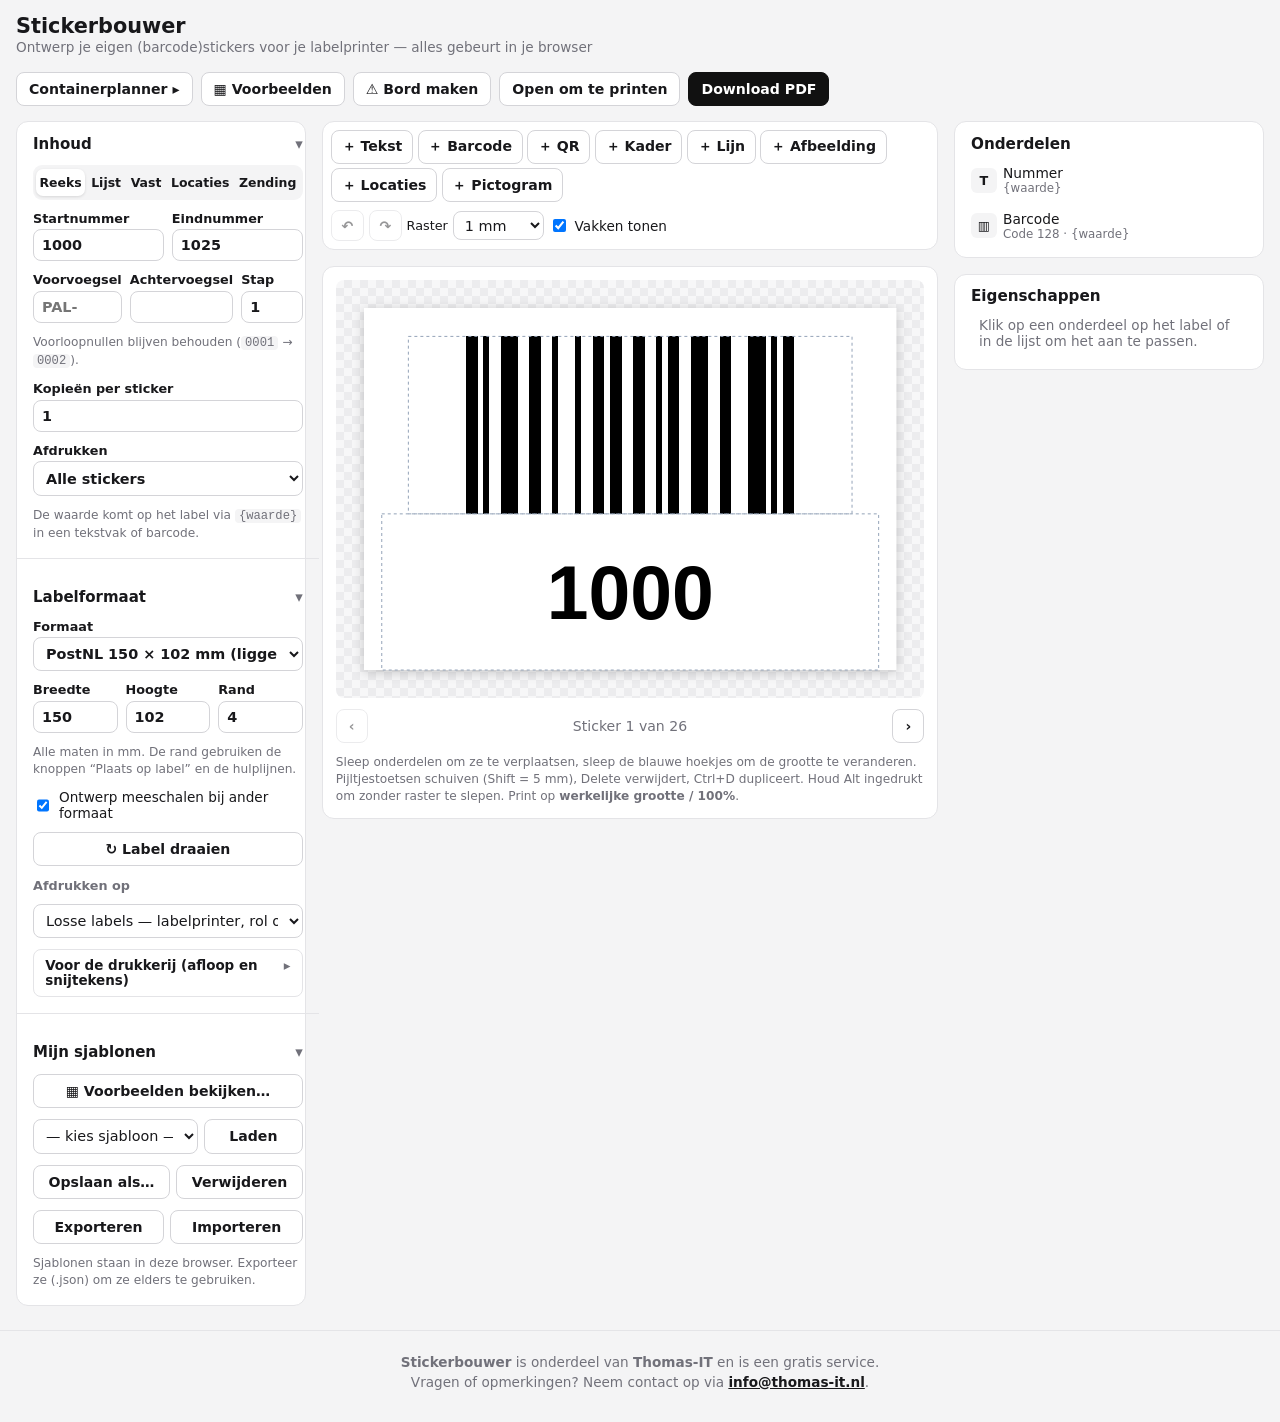
<file: public/index.html>
<!doctype html>
<html lang="nl">
<head>
  <meta charset="utf-8">
  <meta name="viewport" content="width=device-width, initial-scale=1">
  <title>Stickerbouwer</title>
  <link rel="stylesheet" href="style.css">
</head>
<body>
<header class="kop">
  <div class="titel">
    <h1>Stickerbouwer</h1>
    <span>Ontwerp je eigen (barcode)stickers voor je labelprinter — alles gebeurt in je browser</span>
  </div>
  <div class="kop-acties">
    <a class="knop" href="laadplanner.html" title="Pallets in een container of trailer plannen">Containerplanner ▸</a>
    <button type="button" id="open-galerij" title="Kies een kant-en-klaar ontwerp">▦ Voorbeelden</button>
    <button type="button" id="open-bord" title="Maak een A4-bord met pictogram en tekst">⚠ Bord maken</button>
    <button type="button" id="print">Open om te printen</button>
    <button type="button" class="primair" id="download">Download PDF</button>
  </div>
</header>

<div class="app">
  <!-- Links: inhoud, label, sjablonen -->
  <aside class="kolom links kaart" id="instellingen">
    <details open>
      <summary>Inhoud</summary>
      <div class="sectie">
        <div class="seg modus" role="radiogroup">
          <input type="radio" name="modus" id="m-reeks" value="reeks" data-k="modus"><label for="m-reeks">Reeks</label>
          <input type="radio" name="modus" id="m-lijst" value="lijst" data-k="modus"><label for="m-lijst">Lijst</label>
          <input type="radio" name="modus" id="m-vast" value="vast" data-k="modus"><label for="m-vast">Vast</label>
          <input type="radio" name="modus" id="m-locaties" value="locaties" data-k="modus"><label for="m-locaties">Locaties</label>
          <input type="radio" name="modus" id="m-zending" value="zending" data-k="modus"><label for="m-zending" title="Pallet- en collistickers: 1/10, 2/10 …">Zending</label>
        </div>
        <div data-modus="reeks" class="sectie plat">
          <div class="rij">
            <label>Startnummer <input data-k="start" inputmode="numeric"></label>
            <label>Eindnummer <input data-k="eind" inputmode="numeric"></label>
          </div>
          <div class="rij3">
            <label>Voorvoegsel <input data-k="prefix" placeholder="PAL-"></label>
            <label>Achtervoegsel <input data-k="suffix"></label>
            <label>Stap <input data-k="stap" type="number" min="1"></label>
          </div>
          <p class="hint">Voorloopnullen blijven behouden (<code>0001</code> → <code>0002</code>).</p>
        </div>
        <div data-modus="lijst" class="sectie plat">
          <label>Eén sticker per regel <textarea data-k="lijst" rows="6" placeholder="ART-1001&#10;ART-1002&#10;&#10;of met kolommen:&#10;Code;Omschrijving&#10;e;Stoppen / terug"></textarea></label>
          <label class="check"><input type="checkbox" data-k="lijstKop"> Eerste regel bevat kolomnamen</label>
          <p class="hint">Meerdere kolommen? Scheid ze met <code>;</code> of plak direct uit Excel. Gebruik ze in tekst en barcodes als <code>{1}</code>, <code>{2}</code> … of met kolomnamen als <code>{Naam}</code>, <code>{Wachtwoord}</code>.</p>
        </div>
        <div data-modus="vast" class="sectie plat">
          <label>Waarde (optioneel) <input data-k="vasteWaarde" placeholder="bijv. een vaste barcode"></label>
          <p class="hint">Eén ontwerp, zo vaak als je wilt — ook zonder barcode.</p>
        </div>
        <div data-modus="zending" class="sectie plat" id="zending-paneel">
          <label>Ordernummer <input data-k="colliOrder" placeholder="bijv. 2026-001234" autocomplete="off"></label>
          <label>Plaats / bestemming (optioneel) <input data-k="colliBestemming" placeholder="bijv. Rotterdam" autocomplete="off"></label>
          <div class="rij">
            <label>Aantal <input data-k="colliAantal" type="number" min="1" max="5000" inputmode="numeric"></label>
            <label>Soort <select data-k="colliSoort" id="colli-soort"></select></label>
          </div>
          <label id="colli-eigen">Eigen soort <input data-k="colliSoortEigen" placeholder="bijv. GITTERBOX"></label>
          <p class="hint" id="colli-uitleg"></p>
          <p class="hint">Per pallet of doos één sticker met het ordernummer en het palletnummer (1/10, 2/10 …); de plaats alleen als je die invult.
            Twee stickers per pallet? Zet Kopieën per sticker op 2.</p>
          <button type="button" id="zending-ontwerp" hidden>Palletsticker-ontwerp gebruiken</button>
        </div>
        <div data-modus="locaties" class="sectie plat" id="loc-paneel">
          <span class="sublabel">Opbouw van de locatiecode</span>
          <div class="segkop"><span>Segment</span><span>Van</span><span>T/m</span><span></span></div>
          <div id="segmenten" class="segmenten"></div>
          <button type="button" id="seg-plus">＋ Segment</button>
          <p class="hint">Cijfers (<code>01</code> t/m <code>12</code>, ook aflopend <code>04</code> t/m <code>00</code>), letters (<code>AA</code> t/m <code>AD</code>) of een lijst met komma's (<code>A,B,D</code>).</p>
          <label>Op één sticker <select id="loc-groep"></select></label>
          <label>Scheiding in de leesbare tekst <select id="loc-sch"></select></label>
          <label>Opbouw van de barcode <input id="loc-bcsjabloon" class="mono" spellcheck="false" autocomplete="off" placeholder="leeg = alles aan elkaar"></label>
          <div class="chips" id="loc-bc-chips"></div>
          <p class="hint" id="loc-bc-voorbeeld"></p>
          <label>Kleur en pijlen per <select id="loc-kleurseg"></select></label>
          <div id="loc-kleuren" class="kleuren"></div>
          <p class="hint" id="loc-samenvatting"></p>
          <button type="button" id="loc-ontwerp" hidden>Locatie-ontwerp toevoegen</button>
        </div>
        <label>Kopieën per sticker <input data-k="kopieen" type="number" min="1"></label>
        <div class="rij" id="afdruk-rij">
          <label>Afdrukken <select data-k="afdrukken">
            <option value="alle">Alle stickers</option><option value="eerste">Alleen de eerste</option><option value="nummers">Bepaalde nummers…</option>
          </select></label>
          <label id="afdruk-nrs">Nummer(s) <input data-k="afdrukNummers" placeholder="bijv. 1 of 3-5, 8" autocomplete="off"></label>
        </div>
        <p class="hint">De waarde komt op het label via <code>{waarde}</code> in een tekstvak of barcode.</p>
      </div>
    </details>

    <details open>
      <summary>Labelformaat</summary>
      <div class="sectie">
        <label>Formaat <select id="formaat"></select></label>
        <div class="rij3">
          <label>Breedte <input data-k="breedte" type="number" min="10" step="0.1"></label>
          <label>Hoogte <input data-k="hoogte" type="number" min="10" step="0.1"></label>
          <label title="Afstand tot de rand bij de uitlijnknoppen">Rand <input data-k="marge" type="number" min="0" step="0.5"></label>
        </div>
        <p class="hint">Alle maten in mm. De rand gebruiken de knoppen “Plaats op label” en de hulplijnen.</p>
        <label class="check"><input type="checkbox" id="meeschalen" checked> Ontwerp meeschalen bij ander formaat</label>
        <button type="button" id="draai">↻ Label draaien</button>

        <span class="sublabel">Afdrukken op</span>
        <select id="vel" aria-label="Afdrukken op"></select>
        <div id="vel-opties" class="sectie plat" hidden>
          <div id="vel-eigen" class="sectie plat">
            <label>Vel <select data-k="velPagina">
              <option value="a4">A4 staand</option><option value="a4l">A4 liggend</option>
              <option value="a5">A5 staand</option><option value="a5l">A5 liggend</option>
              <option value="a6">A6 staand</option><option value="a6l">A6 liggend</option>
              <option value="letter">US Letter</option><option value="eigen">Eigen maat…</option>
            </select></label>
            <div class="rij" id="vel-maat">
              <label>Velbreedte (mm) <input data-k="velPB" type="number" min="10" step="0.5"></label>
              <label>Velhoogte (mm) <input data-k="velPH" type="number" min="10" step="0.5"></label>
            </div>
            <div class="rij4">
              <label>Kolommen <input data-k="velKol" type="number" min="1" max="20"></label>
              <label>Rijen <input data-k="velRij" type="number" min="1" max="40"></label>
              <label>Ruimte ↔ <input data-k="velGx" type="number" min="0" step="0.1"></label>
              <label>Ruimte ↕ <input data-k="velGy" type="number" min="0" step="0.1"></label>
            </div>
            <label>Titel boven elk vel <input data-k="velTitel" placeholder="bijv. Gebruikers RF-scanners (leeg = geen titel)"></label>
            <span class="sublabel">Logo bovenaan elk vel</span>
            <div class="vel-logo">
              <img id="vel-logo-voorbeeld" alt="Logo" hidden>
              <button type="button" id="vel-logo-knop">＋ Logo toevoegen…</button>
              <button type="button" id="vel-logo-weg" class="gevaar" hidden>Weghalen</button>
            </div>
            <div class="rij" id="vel-logo-opties" hidden>
              <label>Plaats <select data-k="velLogoPlek"><option value="rechts">Rechtsboven</option><option value="links">Linksboven, titel ernaast</option></select></label>
              <label>Hoogte (mm) <input data-k="velLogoHoogte" type="number" min="4" max="40" step="1"></label>
            </div>
            <label class="check"><input type="checkbox" data-k="velUitvullen"> Onvolledige laatste rij uitvullen over de hele breedte</label>
            <label class="check"><input type="checkbox" data-k="velCentreren"> Inhoud in elk vak centreren (in de PDF)</label>
          </div>
          <div class="rij" id="vel-start-rij">
            <label>Begin bij etiket <input data-k="velStart" type="number" min="1"></label>
            <label class="check" style="align-self:end"><input type="checkbox" data-k="velKaders"> Randen tonen</label>
          </div>
          <p class="hint" id="vel-info"></p>
        </div>

        <details id="drukkerij" class="sub">
          <summary>Voor de drukkerij (afloop en snijtekens)</summary>
          <div class="sectie plat">
          <div class="rij">
            <label>Afloop
              <select data-k="afloop"><option value="0">geen</option><option value="2">2 mm</option><option value="3">3 mm</option><option value="5">5 mm</option></select>
            </label>
            <label class="check" style="align-self:end"><input type="checkbox" data-k="snijtekens"> Snijtekens</label>
          </div>
          <p class="hint">Met afloop lopen gekleurde vlakken die tegen de rand liggen door buiten het label, zodat er na het snijden geen witte randjes zijn. Voor een labelprinter: laat dit op “geen”.</p>
          </div>
        </details>
      </div>
    </details>

    <details open>
      <summary>Mijn sjablonen</summary>
      <div class="sectie">
        <button type="button" id="open-galerij2">▦ Voorbeelden bekijken…</button>
        <div class="knoprij">
          <select id="sjabloon"><option value="">— kies sjabloon —</option></select>
          <button type="button" id="sj-laad">Laden</button>
        </div>
        <div class="knoprij">
          <button type="button" id="sj-opslaan">Opslaan als…</button>
          <button type="button" id="sj-weg">Verwijderen</button>
        </div>
        <div class="knoprij">
          <button type="button" id="sj-export">Exporteren</button>
          <button type="button" id="sj-import">Importeren</button>
          <input type="file" id="sj-bestand" accept="application/json,.json" hidden>
        </div>
        <p class="hint">Sjablonen staan in deze browser. Exporteer ze (.json) om ze elders te gebruiken.</p>
      </div>
    </details>
  </aside>

  <!-- Midden: werkvlak -->
  <main class="kolom midden">
    <div class="werkbalk kaart">
      <div class="groep">
        <button type="button" data-nieuw="tekst" title="Tekstvak toevoegen">＋ Tekst</button>
        <button type="button" data-nieuw="barcode" title="Barcode toevoegen">＋ Barcode</button>
        <button type="button" data-nieuw="qr" title="QR-code toevoegen">＋ QR</button>
        <button type="button" data-nieuw="kader" title="Kader toevoegen">＋ Kader</button>
        <button type="button" data-nieuw="lijn" title="Lijn toevoegen">＋ Lijn</button>
        <button type="button" data-nieuw="afbeelding" title="Logo of afbeelding toevoegen">＋ Afbeelding</button>
        <button type="button" data-nieuw="locaties" title="Locatievak voor magazijnlocaties toevoegen">＋ Locaties</button>
        <button type="button" data-nieuw="symbool" title="Waarschuwings-, verbods- of gebodsteken, nood- of verzendsymbool of pijl">＋ Pictogram</button>
        <input type="file" id="afb-bestand" accept="image/*" hidden>
      </div>
      <div class="groep">
        <button type="button" id="ongedaan" title="Ongedaan maken (Ctrl+Z)">↶</button>
        <button type="button" id="opnieuw" title="Opnieuw (Ctrl+Y)">↷</button>
        <label class="inline">Raster
          <select id="raster">
            <option value="0">uit</option><option value="0.5">0,5 mm</option><option value="1">1 mm</option>
            <option value="2">2 mm</option><option value="5">5 mm</option>
          </select>
        </label>
        <label class="check inline"><input type="checkbox" id="kaders" checked> Vakken tonen</label>
      </div>
    </div>

    <div class="werkvlak kaart">
      <div class="papier"><svg id="canvas" xmlns="http://www.w3.org/2000/svg" role="img" aria-label="Ontwerp van de sticker"></svg></div>
      <div class="nav">
        <button type="button" id="vorige" aria-label="Vorige sticker">‹</button>
        <span id="teller">–</span>
        <button type="button" id="volgende" aria-label="Volgende sticker">›</button>
      </div>
      <div id="meldingen"></div>
      <p class="hint">Sleep onderdelen om ze te verplaatsen, sleep de blauwe hoekjes om de grootte te veranderen.
        Pijltjestoetsen schuiven (Shift = 5 mm), Delete verwijdert, Ctrl+D dupliceert. Houd Alt ingedrukt om zonder raster te slepen.
        Print op <b>werkelijke grootte / 100%</b>.</p>
    </div>
  </main>

  <!-- Rechts: onderdelen en eigenschappen -->
  <aside class="kolom rechts">
    <section class="kaart">
      <h2>Onderdelen</h2>
      <ul class="lagen" id="lagen"></ul>
    </section>
    <section class="kaart">
      <h2 id="eig-titel">Eigenschappen</h2>
      <div id="eigenschappen" class="sectie"></div>
    </section>
  </aside>
</div>

<!-- Voorbeelden -->
<dialog id="galerij" class="venster" aria-labelledby="galerij-titel">
  <div class="venster-kop">
    <h2 id="galerij-titel">Kies een voorbeeld</h2>
    <button type="button" class="sluit" data-sluit aria-label="Sluiten">✕</button>
  </div>
  <div class="seg tabs" id="galerij-tabs"></div>
  <div class="venster-body" id="galerij-inhoud"></div>
</dialog>

<!-- Bord maken -->
<dialog id="bord" class="venster" aria-labelledby="bord-titel">
  <div class="venster-kop">
    <h2 id="bord-titel">Bord maken</h2>
    <button type="button" class="sluit" data-sluit aria-label="Sluiten">✕</button>
  </div>
  <div class="venster-body bord-raster">
    <div class="bord-links">
      <div class="bord-voorbeeld"><svg id="bord-svg" xmlns="http://www.w3.org/2000/svg" role="img" aria-label="Voorbeeld van het bord"></svg></div>
      <div class="rij">
        <label>Formaat <select id="bord-formaat"></select></label>
        <label>Kleuren
          <span class="seg" id="bord-kleur">
            <button type="button" data-kleurstijl="kleur">Kleur</button><button type="button" data-kleurstijl="zw">Zwart-wit</button>
          </span>
        </label>
      </div>
    </div>
    <div class="bord-rechts">
      <span class="sublabel">Pictogram: <b id="bord-picto-naam"></b></span>
      <div class="picto-kiezer" id="bord-picto"></div>
      <label>Kop <input id="bord-kop" data-bord="kop"></label>
      <div class="rij">
        <label>Nederlands <input data-bord="nl1" placeholder="Titel"></label>
        <label>Uitleg <input data-bord="nl2" placeholder="(optioneel)"></label>
      </div>
      <div class="rij">
        <label>Engels <input data-bord="en1" placeholder="Titel (leeg = alleen Nederlands)"></label>
        <label>Uitleg <input data-bord="en2" placeholder="(optioneel)"></label>
      </div>
      <label>Onderregel <input data-bord="onder" placeholder="(optioneel)"></label>
      <p class="hint">De teksten vullen zich in bij het pictogram; pas ze gerust aan. Na het maken kun je alles nog verplaatsen en wijzigen op het werkvlak.</p>
      <div class="knoprij">
        <button type="button" id="bord-reset">Standaardteksten</button>
        <button type="button" class="primair" id="bord-maak">Bord maken</button>
      </div>
    </div>
  </div>
</dialog>

<footer class="voet">
  <p><strong>Stickerbouwer</strong> is onderdeel van <strong>Thomas-IT</strong> en is een gratis service.</p>
  <p>Vragen of opmerkingen? Neem contact op via <a href="mailto:info@thomas-it.nl">info@thomas-it.nl</a>.</p>
</footer>

<script src="vendor/jspdf.umd.min.js"></script>
<script src="vendor/JsBarcode.all.min.js"></script>
<script src="vendor/qrcode.js"></script>
<script src="pictogrammen.js"></script>
<script src="labels.js"></script>
<script src="editor.js"></script>
</body>
</html>
</file>
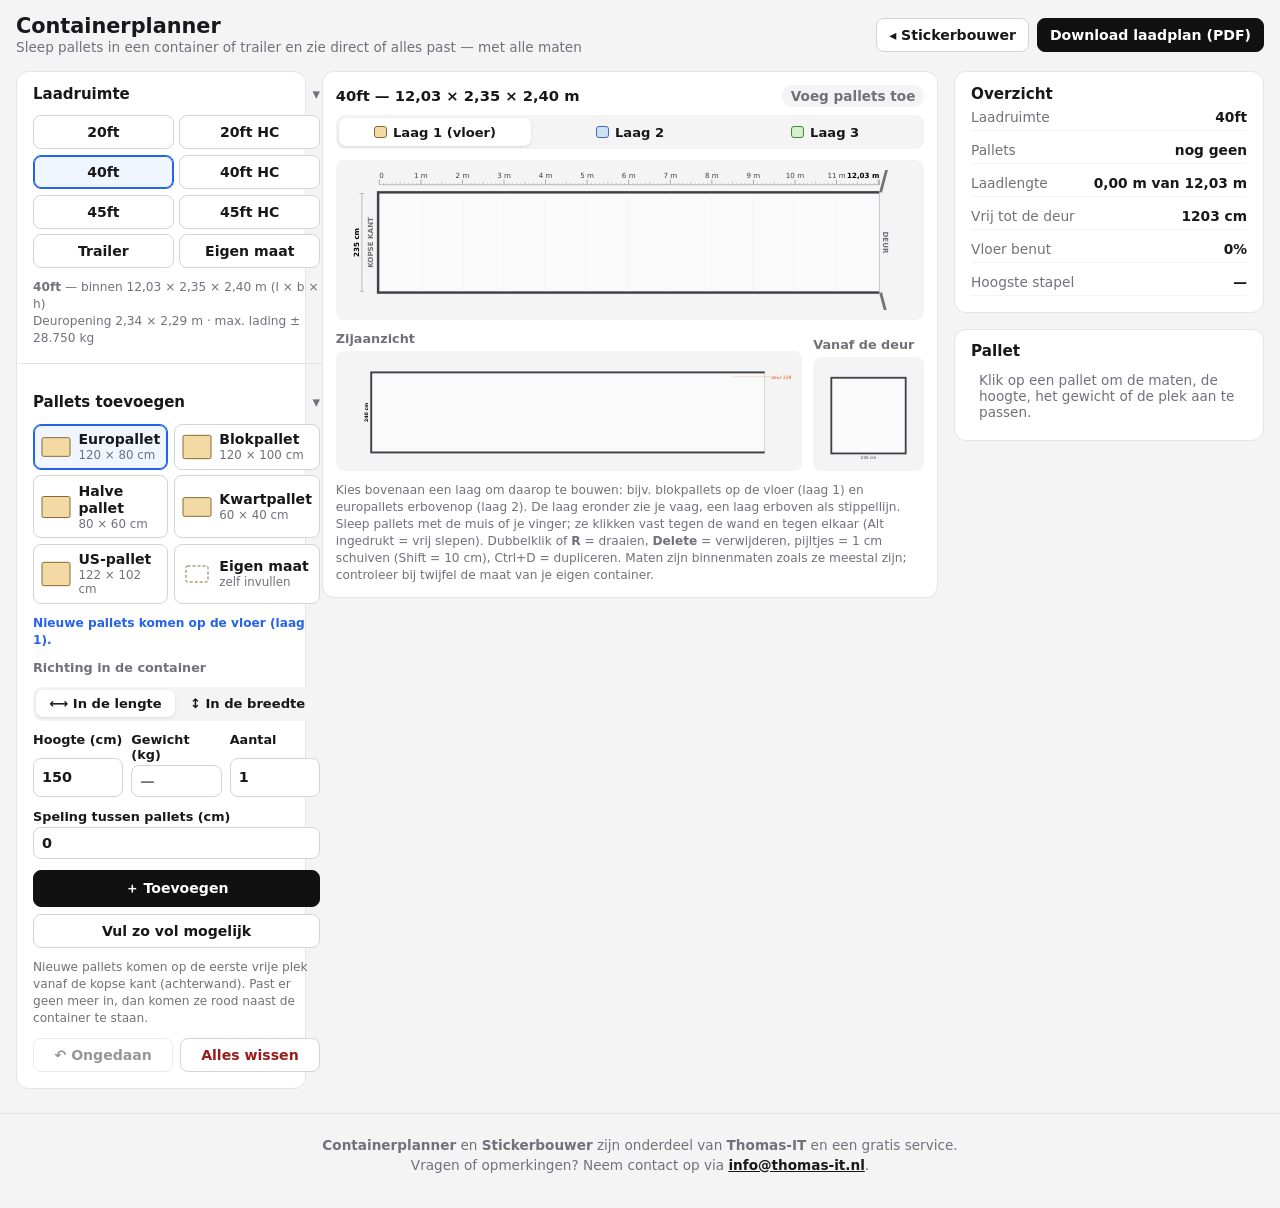
<file: public/laadplanner.html>
<!doctype html>
<html lang="nl">
<head>
  <meta charset="utf-8">
  <meta name="viewport" content="width=device-width, initial-scale=1">
  <title>Containerplanner</title>
  <link rel="stylesheet" href="style.css">
</head>
<body>
<header class="kop">
  <div class="titel">
    <h1>Containerplanner</h1>
    <span>Sleep pallets in een container of trailer en zie direct of alles past — met alle maten</span>
  </div>
  <div class="kop-acties">
    <a class="knop" href="./">◂ Stickerbouwer</a>
    <button type="button" class="primair" id="pdf">Download laadplan (PDF)</button>
  </div>
</header>

<div class="app">
  <!-- Links: laadruimte en pallets toevoegen -->
  <aside class="kolom links kaart">
    <details open>
      <summary>Laadruimte</summary>
      <div class="sectie">
        <div class="ruimtes" id="ruimtes"></div>
        <div id="eigen-ruimte" class="sectie plat" hidden>
          <div class="rij3">
            <label>Lengte (cm) <input data-eigen="l" type="number" min="100" step="1"></label>
            <label>Breedte (cm) <input data-eigen="b" type="number" min="50" step="1"></label>
            <label>Hoogte (cm) <input data-eigen="h" type="number" min="50" step="1"></label>
          </div>
          <div class="rij">
            <label>Deurhoogte (cm) <input data-eigen="deurH" type="number" min="50" step="1"></label>
            <label>Max. lading (kg) <input data-eigen="kg" type="number" min="0" step="100"></label>
          </div>
        </div>
        <p class="hint" id="ruimte-info"></p>
      </div>
    </details>

    <details open>
      <summary>Pallets toevoegen</summary>
      <div class="sectie">
        <div class="paltypes" id="paltypes"></div>
        <div id="eigen-pallet" class="rij" hidden>
          <label>Lengte (cm) <input id="n-l" type="number" min="10" step="1"></label>
          <label>Breedte (cm) <input id="n-b" type="number" min="10" step="1"></label>
        </div>
        <p class="hint laag-info" id="laag-info"></p>
        <span class="sublabel">Richting in de container</span>
        <div class="seg" id="richting">
          <button type="button" data-richting="lengte">⟷ In de lengte</button>
          <button type="button" data-richting="breedte">↕ In de breedte</button>
        </div>
        <div class="rij3">
          <label>Hoogte (cm) <input id="n-h" type="number" min="1" step="1"></label>
          <label>Gewicht (kg) <input id="n-kg" type="number" min="0" step="1" placeholder="—"></label>
          <label>Aantal <input id="n-aantal" type="number" min="1" max="200" step="1"></label>
        </div>
        <label>Speling tussen pallets (cm) <input id="n-speling" type="number" min="0" max="50" step="0.5" placeholder="0"></label>
        <div class="knoprij">
          <button type="button" class="primair" id="toevoegen">＋ Toevoegen</button>
          <button type="button" id="vullen" title="Zoveel mogelijk van deze pallet in de vrije ruimte zetten">Vul zo vol mogelijk</button>
        </div>
        <p class="hint">Nieuwe pallets komen op de eerste vrije plek vanaf de kopse kant (achterwand). Past er geen meer in, dan komen ze rood naast de container te staan.</p>
        <div class="knoprij">
          <button type="button" id="ongedaan" title="Ongedaan maken (Ctrl+Z)">↶ Ongedaan</button>
          <button type="button" id="wissen" class="gevaar">Alles wissen</button>
        </div>
      </div>
    </details>
  </aside>

  <!-- Midden: plattegrond en zijaanzicht -->
  <main class="kolom midden">
    <div class="werkvlak kaart">
      <div class="plan-kop"><b id="plan-titel"></b><span id="plan-status" class="status"></span></div>
      <div class="seg lagen-tabs" id="lagen" role="tablist" aria-label="Laag"></div>
      <div class="plan-vlak"><svg id="boven" xmlns="http://www.w3.org/2000/svg" role="img" aria-label="Bovenaanzicht van de laadruimte"></svg></div>
      <div class="aanzichten">
        <div><span class="sublabel">Zijaanzicht</span>
          <div class="plan-vlak zij"><svg id="zij" xmlns="http://www.w3.org/2000/svg" role="img" aria-label="Zijaanzicht van de laadruimte"></svg></div></div>
        <div><span class="sublabel">Vanaf de deur</span>
          <div class="plan-vlak zij"><svg id="voor" xmlns="http://www.w3.org/2000/svg" role="img" aria-label="Vooraanzicht vanaf de deur"></svg></div></div>
      </div>
      <p class="hint">Kies bovenaan een laag om daarop te bouwen: bijv. blokpallets op de vloer (laag 1) en europallets erbovenop (laag 2).
        De laag eronder zie je vaag, een laag erboven als stippellijn.
        Sleep pallets met de muis of je vinger; ze klikken vast tegen de wand en tegen elkaar (Alt ingedrukt = vrij slepen).
        Dubbelklik of <b>R</b> = draaien, <b>Delete</b> = verwijderen, pijltjes = 1 cm schuiven (Shift = 10 cm), Ctrl+D = dupliceren.
        Maten zijn binnenmaten zoals ze meestal zijn; controleer bij twijfel de maat van je eigen container.</p>
    </div>
  </main>

  <!-- Rechts: overzicht en gekozen pallet -->
  <aside class="kolom rechts">
    <section class="kaart">
      <h2>Overzicht</h2>
      <div id="overzicht" class="sectie"></div>
    </section>
    <section class="kaart">
      <h2 id="sel-titel">Pallet</h2>
      <div id="selectie" class="sectie"></div>
    </section>
  </aside>
</div>

<footer class="voet">
  <p><strong>Containerplanner</strong> en <strong>Stickerbouwer</strong> zijn onderdeel van <strong>Thomas-IT</strong> en een gratis service.</p>
  <p>Vragen of opmerkingen? Neem contact op via <a href="mailto:info@thomas-it.nl">info@thomas-it.nl</a>.</p>
</footer>

<script src="vendor/jspdf.umd.min.js"></script>
<script src="laadplanner.js"></script>
</body>
</html>
</file>
<file: public/style.css>
:root {
  --bg: #f4f4f5; --kaart: #fff; --rand: #e4e4e7; --tekst: #18181b; --zacht: #71717a;
  --accent: #111; --blauw: #2563eb; --blauw-bg: #eff6ff;
  --fout-bg: #fee2e2; --fout: #991b1b; --let-bg: #fef3c7; --let: #92400e;
}
* { box-sizing: border-box; }
body { font-family: system-ui, sans-serif; background: var(--bg); color: var(--tekst); margin: 0; font-size: 15px; }
h2 { font-size: .95rem; margin: 0; padding: .8rem 1rem .4rem; }

.kop { display: flex; justify-content: space-between; align-items: center; gap: 1rem; flex-wrap: wrap; padding: .9rem 1rem; }
.kop h1 { margin: 0; font-size: 1.3rem; }
.kop .titel span { color: var(--zacht); font-size: .85rem; }
.kop-acties { display: flex; gap: .5rem; flex-wrap: wrap; }
.voet { text-align: center; padding: 1.25rem 1rem 2rem; color: var(--zacht); font-size: .85rem; border-top: 1px solid var(--rand); }
.voet p { margin: .2rem 0; }
.voet a { color: var(--tekst); font-weight: 600; }

.app { display: grid; grid-template-columns: 290px minmax(0, 1fr) 310px; gap: 1rem; padding: 0 1rem 1.5rem; align-items: start; }
.kolom { display: grid; gap: 1rem; min-width: 0; }
@media (max-width: 1180px) {
  .app { grid-template-columns: minmax(0, 1fr) 310px; }
  .links { grid-column: 1 / -1; order: 3; }
}
@media (max-width: 760px) {
  .app { grid-template-columns: 1fr; padding: 0 .6rem 1.5rem; }
  .midden { order: 1; } .rechts { order: 2; } .links { order: 3; }
  .kop-acties { width: 100%; } .kop-acties button { flex: 1; }
  .papier { padding: 14px; }  .werkvlak { padding: .5rem; }
}

.kaart { background: var(--kaart); border: 1px solid var(--rand); border-radius: 12px; }
details { border-bottom: 1px solid var(--rand); }
details:last-child { border-bottom: 0; }
summary { padding: .8rem 1rem; font-weight: 650; cursor: pointer; list-style: none; display: flex; justify-content: space-between; }
summary::-webkit-details-marker { display: none; }
summary::after { content: "▾"; color: var(--zacht); }
details:not([open]) summary::after { content: "▸"; }
.sectie { padding: 0 1rem 1rem; display: grid; gap: .7rem; }
.sectie.plat { padding: 0; }
.rij { display: grid; grid-template-columns: 1fr 1fr; gap: .5rem; }
.rij3 { display: grid; grid-template-columns: 1fr 1fr 1fr; gap: .5rem; }
.rij4 { display: grid; grid-template-columns: repeat(4, 1fr); gap: .4rem; }
label { display: grid; gap: .2rem; font-size: .8rem; font-weight: 600; }
label.check { display: flex; align-items: center; gap: .45rem; font-weight: 500; font-size: .85rem; }
label.inline { display: flex; align-items: center; gap: .35rem; font-weight: 500; }
.sublabel { font-size: .8rem; font-weight: 600; color: var(--zacht); }
input, select, textarea { width: 100%; padding: .45rem .5rem; font: inherit; font-size: .9rem;
  border: 1px solid #d4d4d8; border-radius: 8px; background: #fff; color: inherit; min-width: 0; }
label.inline select { width: auto; padding: .3rem .4rem; }
input[type=checkbox] { width: auto; }
textarea { resize: vertical; min-height: 3.5rem; font-family: ui-monospace, monospace; font-size: .85rem; }
.hint { font-size: .76rem; color: var(--zacht); margin: 0; line-height: 1.4; }
code { background: #f4f4f5; padding: 0 .25rem; border-radius: 4px; }

button { padding: .5rem .75rem; font: inherit; font-size: .88rem; font-weight: 600; border-radius: 8px; cursor: pointer;
  border: 1px solid #d4d4d8; background: #fff; color: inherit; white-space: nowrap; }
button:hover:not(:disabled) { background: #f4f4f5; }
button.primair { background: var(--accent); color: #fff; border-color: var(--accent); }
button.primair:hover:not(:disabled) { background: #333; }
button.gevaar { color: var(--fout); }
button:disabled { opacity: .45; cursor: default; }
.knoprij { display: flex; gap: .4rem; flex-wrap: wrap; }
.knoprij > * { flex: 1 1 auto; }
.knoprij select { flex: 1 1 140px; width: auto; }

.seg { display: grid; grid-auto-flow: column; grid-auto-columns: 1fr; gap: .2rem; background: #f4f4f5; padding: .2rem; border-radius: 9px; }
.seg input { display: none; }
.seg label, .seg button { text-align: center; padding: .4rem .2rem; border-radius: 7px; cursor: pointer; font-weight: 600;
  font-size: .82rem; display: block; border: 0; background: transparent; }
.seg input:checked + label, .seg button.actief { background: #fff; box-shadow: 0 1px 3px rgba(0,0,0,.12); }
.seg button:hover:not(.actief) { background: rgba(255,255,255,.6); }

details.sub { border: 1px solid var(--rand); border-radius: 8px; }
details.sub summary { padding: .5rem .7rem; font-size: .84rem; font-weight: 600; }
details.sub > .sectie { padding: 0 .7rem .7rem; }

/* Werkbalk en werkvlak */
.werkbalk { display: flex; justify-content: space-between; gap: .5rem; flex-wrap: wrap; padding: .5rem; }
.werkbalk .groep { display: flex; gap: .3rem; flex-wrap: wrap; align-items: center; }
.werkbalk button { padding: .4rem .6rem; }
.werkvlak { padding: .8rem; display: grid; gap: .7rem; }
.papier { background: repeating-conic-gradient(#ececee 0 25%, #f7f7f8 0 50%) 0 0/16px 16px; border-radius: 8px;
  padding: 28px; display: grid; place-items: center; }
#canvas { width: 100%; height: auto; max-height: 68vh; overflow: visible; touch-action: none; user-select: none;
  filter: drop-shadow(0 2px 6px rgba(0,0,0,.2)); }
#canvas .hit { cursor: move; }
#canvas .handle { cursor: pointer; }
#canvas .h-nw, #canvas .h-se { cursor: nwse-resize; }
#canvas .h-ne, #canvas .h-sw { cursor: nesw-resize; }
#canvas .h-n, #canvas .h-s { cursor: ns-resize; }
#canvas .h-e, #canvas .h-w { cursor: ew-resize; }
.nav { display: flex; align-items: center; justify-content: space-between; gap: .5rem; }
.nav span { color: var(--zacht); font-size: .88rem; }
#meldingen { display: grid; gap: .4rem; }
#meldingen:empty { display: none; }
.melding { padding: .5rem .7rem; border-radius: 8px; font-size: .85rem; }
.melding.fout { background: var(--fout-bg); color: var(--fout); }
.melding.let { background: var(--let-bg); color: var(--let); }

/* Onderdelen */
.lagen { list-style: none; margin: 0; padding: 0 .5rem .6rem; display: grid; gap: .15rem; max-height: 280px; overflow: auto; }
.lagen button { width: 100%; display: grid; grid-template-columns: 1.6rem 1fr; grid-template-rows: auto auto; column-gap: .4rem;
  text-align: left; border: 0; padding: .4rem .5rem; font-weight: 500; }
.lagen button.actief { background: var(--blauw-bg); outline: 1px solid #bfdbfe; }
.lagen .ico { grid-row: 1 / 3; align-self: center; width: 1.6rem; height: 1.6rem; display: grid; place-items: center;
  background: #f4f4f5; border-radius: 6px; font-size: .8rem; font-weight: 700; }
.lagen .nm { font-size: .86rem; overflow: hidden; text-overflow: ellipsis; }
.lagen .sub { font-size: .74rem; color: var(--zacht); overflow: hidden; text-overflow: ellipsis; }
.leeg { color: var(--zacht); font-size: .85rem; padding: .3rem .5rem; margin: 0; }

/* Locaties */
.segkop, .segrij { display: grid; grid-template-columns: 1.3fr 1fr 1fr 1.9rem; gap: .3rem; align-items: center; }
.segkop span { font-size: .72rem; font-weight: 600; color: var(--zacht); }
.segmenten { display: grid; gap: .3rem; margin-top: -.4rem; }
.segrij input { padding: .35rem .4rem; font-size: .85rem; text-transform: none; }
.segrij input[data-veld="van"], .segrij input[data-veld="tot"] { text-transform: uppercase; font-family: ui-monospace, monospace; }
.segrij button { padding: .3rem 0; font-size: .8rem; }
.vel-logo { display: flex; align-items: center; gap: .4rem; flex-wrap: wrap; }
.vel-logo img { height: 2.2rem; max-width: 6rem; object-fit: contain; border: 1px solid var(--rand); border-radius: 6px; padding: .15rem; background:
  repeating-conic-gradient(#f0f0f2 0 25%, #fff 0 50%) 0 0/10px 10px; }
.vel-logo button { flex: 1 1 auto; }
input.mono { font-family: ui-monospace, monospace; white-space: pre; }
code.bc { white-space: pre; font-size: .85rem; color: var(--tekst); }
.kleuren { display: grid; gap: .3rem; }
.kleuren:empty { display: none; }
.kleurrij, .kleurkop { display: grid; grid-template-columns: 1.8rem 1fr 4.4rem 3.8rem; gap: .35rem; align-items: center; }
.kleurkop span { font-size: .72rem; font-weight: 600; color: var(--zacht); }
.kleurrij input[type=color] { width: 1.8rem; height: 1.6rem; padding: 0; border: 0; border-radius: 5px; cursor: pointer; background: none; }
.kleurrij .waarde { font: 600 .85rem ui-monospace, monospace; overflow: hidden; text-overflow: ellipsis; }
.kleurrij select { padding: .25rem .3rem; font-size: .85rem; }
.kleurchip { display: flex; align-items: center; gap: .3rem; padding: .15rem .45rem .15rem .2rem; border: 1px solid var(--rand);
  border-radius: 8px; font: 600 .78rem ui-monospace, monospace; }
.kleurchip input, .kleurkeuze input { width: 1.6rem; height: 1.6rem; padding: 0; border: 0; border-radius: 5px; cursor: pointer; background: none; }
.kleurkeuze { display: flex; align-items: center; gap: .3rem; flex-wrap: wrap; }
.swatch { width: 1.4rem; height: 1.4rem; padding: 0; border-radius: 50%; border: 1px solid #d4d4d8; }
.swatch.actief { outline: 2px solid var(--blauw); outline-offset: 1px; }
.modus label { font-size: .78rem; }

.chips { display: flex; flex-wrap: wrap; gap: .25rem; margin-top: -.3rem; }
.chips button { padding: .15rem .45rem; font-size: .74rem; font-weight: 500; font-family: ui-monospace, monospace; border-radius: 6px; }
.eig-acties { display: grid; grid-template-columns: 1fr 1fr; gap: .4rem; padding-top: .3rem; border-top: 1px solid var(--rand); margin-top: .2rem; }
/* Pictogramkiezer */
.picto-kiezer { display: grid; gap: .35rem; }
.pgroepen { grid-auto-columns: minmax(0, 1fr); }
.pgroepen button { padding: .3rem 0; display: grid; place-items: center; }
.pgroepen svg { width: 22px; height: 22px; }
.groepnaam { font-size: .74rem; font-weight: 700; text-transform: uppercase; letter-spacing: .04em; color: var(--zacht); }
.picto-raster { display: grid; grid-template-columns: repeat(auto-fill, minmax(50px, 1fr)); gap: .3rem; }
.picto-raster button { padding: 5px; aspect-ratio: 1; display: grid; place-items: center; background: #fff; }
.picto-raster button.actief { outline: 2px solid var(--blauw); outline-offset: 1px; background: var(--blauw-bg); }
.picto-raster svg { width: 100%; height: 100%; }

/* Vensters (voorbeelden, bord maken) */
dialog.venster { border: 0; border-radius: 14px; padding: 0; width: min(1080px, calc(100vw - 32px)); max-height: calc(100vh - 32px);
  box-shadow: 0 24px 64px rgba(0,0,0,.3); color: inherit; background: var(--kaart); }
dialog.venster[open] { display: flex; flex-direction: column; }
dialog.venster::backdrop { background: rgba(24,24,27,.5); }
.venster-kop { display: flex; justify-content: space-between; align-items: center; gap: 1rem; padding: .9rem 1rem .6rem; }
.venster-kop h2 { padding: 0; font-size: 1.15rem; }
.venster-kop .sluit { padding: .3rem .6rem; }
.venster-body { overflow: auto; padding: 0 1rem 1.1rem; min-height: 0; }
.tabs { margin: 0 1rem .4rem; }
.galerij-groep h3 { font-size: .76rem; text-transform: uppercase; letter-spacing: .04em; color: var(--zacht); margin: .9rem 0 .45rem; }
.kaarten { display: grid; grid-template-columns: repeat(auto-fill, minmax(168px, 1fr)); gap: .6rem; }
.kaartje { display: grid; grid-template-rows: auto auto 1fr; gap: .2rem; text-align: left; padding: .45rem; white-space: normal; font-weight: 500; }
.kaartje:hover:not(:disabled) { border-color: var(--blauw); background: #fff; box-shadow: 0 2px 8px rgba(37,99,235,.15); }
.kaartje .duim { height: 112px; display: grid; place-items: center; border-radius: 6px; padding: 8px; margin-bottom: .2rem;
  background: repeating-conic-gradient(#ececee 0 25%, #f7f7f8 0 50%) 0 0/12px 12px; }
.kaartje .duim svg { width: 100%; height: 96px; filter: drop-shadow(0 1px 3px rgba(0,0,0,.28)); }
.kaartje .plus { font-size: 2.2rem; color: var(--zacht); font-weight: 300; }
.kaartje .plus.picto { display: flex; gap: 4px; }
.kaartje .plus.picto svg { width: 44px; height: 44px; filter: none; }
.kaartje .nm { font-size: .86rem; font-weight: 600; line-height: 1.25; }
.kaartje .sub { font-size: .74rem; color: var(--zacht); }
.bord-raster { display: grid; grid-template-columns: minmax(0, 1.15fr) minmax(0, 1fr); gap: 1.25rem; align-items: start; }
.bord-links { display: grid; gap: .8rem; position: sticky; top: 0; }
.bord-rechts { display: grid; gap: .6rem; }
.bord-voorbeeld { border-radius: 8px; padding: 18px; display: grid; place-items: center;
  background: repeating-conic-gradient(#ececee 0 25%, #f7f7f8 0 50%) 0 0/16px 16px; }
#bord-svg { width: 100%; height: auto; max-height: 56vh; filter: drop-shadow(0 2px 6px rgba(0,0,0,.25)); }
#bord-kleur { display: grid; }
@media (max-width: 760px) {
  .bord-raster { grid-template-columns: 1fr; }
  .bord-links { position: static; }
  .kaarten { grid-template-columns: repeat(auto-fill, minmax(140px, 1fr)); }
  dialog.venster { width: calc(100vw - 16px); max-height: calc(100vh - 16px); }
}
[hidden] { display: none !important; }
#zending-paneel textarea { font-family: inherit; font-size: .9rem; }
#afdruk-rij:has(#afdruk-nrs[hidden]) { grid-template-columns: 1fr; }

/* Containerplanner */
a.knop { display: inline-flex; align-items: center; padding: .5rem .75rem; font-size: .88rem; font-weight: 600; border-radius: 8px;
  border: 1px solid #d4d4d8; background: #fff; color: inherit; text-decoration: none; white-space: nowrap; }
a.knop:hover { background: #f4f4f5; }
.ruimtes { display: grid; grid-template-columns: repeat(2, 1fr); gap: .35rem; }
.ruimtes button { padding: .5rem .4rem; }
.ruimtes button.actief, .paltypes button.actief { border-color: var(--blauw); background: var(--blauw-bg); box-shadow: 0 0 0 1px var(--blauw) inset; }
.paltypes { display: grid; grid-template-columns: repeat(2, 1fr); gap: .35rem; }
.paltypes button { display: flex; align-items: center; gap: .45rem; text-align: left; padding: .4rem .45rem; white-space: normal; font-weight: 500; }
.paltypes svg { width: 30px; height: 30px; flex: none; }
.paltypes span { display: grid; line-height: 1.2; }
.paltypes small { color: var(--zacht); font-size: .74rem; }
.plan-kop { display: flex; justify-content: space-between; align-items: center; gap: .5rem; flex-wrap: wrap; font-size: .92rem; }
.status { font-size: .85rem; font-weight: 700; padding: .2rem .55rem; border-radius: 999px; background: #f4f4f5; color: var(--zacht); }
.status.goed { background: #dcfce7; color: #166534; }
.status.fout { background: var(--fout-bg); color: var(--fout); }
.plan-vlak { background: #f4f4f5; border-radius: 8px; padding: 10px; }
.plan-vlak svg { width: 100%; height: auto; display: block; touch-action: none; user-select: none; font-family: system-ui, sans-serif; }
#boven .pallet { cursor: grab; }
#boven .pallet:active { cursor: grabbing; }
.ov-rij { display: flex; justify-content: space-between; gap: .6rem; font-size: .86rem; border-bottom: 1px solid #f4f4f5; padding-bottom: .3rem; }
.ov-rij span { color: var(--zacht); }
.ov-rij b { text-align: right; font-weight: 600; }
em.rood { color: var(--fout); font-style: normal; }
.melding.goed { background: #dcfce7; color: #166534; font-weight: 700; }
.lagen-tabs { margin-top: -.2rem; }
.lagen-tabs button { display: flex; align-items: center; justify-content: center; gap: .4rem; }
.lagen-tabs i { width: .8rem; height: .8rem; border-radius: 3px; border: 1.5px solid; display: inline-block; }
.aanzichten { display: grid; grid-template-columns: minmax(0, 4.2fr) minmax(0, 1fr); gap: .7rem; align-items: end; }
.aanzichten > div { display: grid; gap: .3rem; }
.laag-info { font-weight: 600; color: var(--blauw); }
@media (max-width: 760px) { .aanzichten { grid-template-columns: 1fr; } .aanzichten > div:last-child { max-width: 220px; } }
</file>
